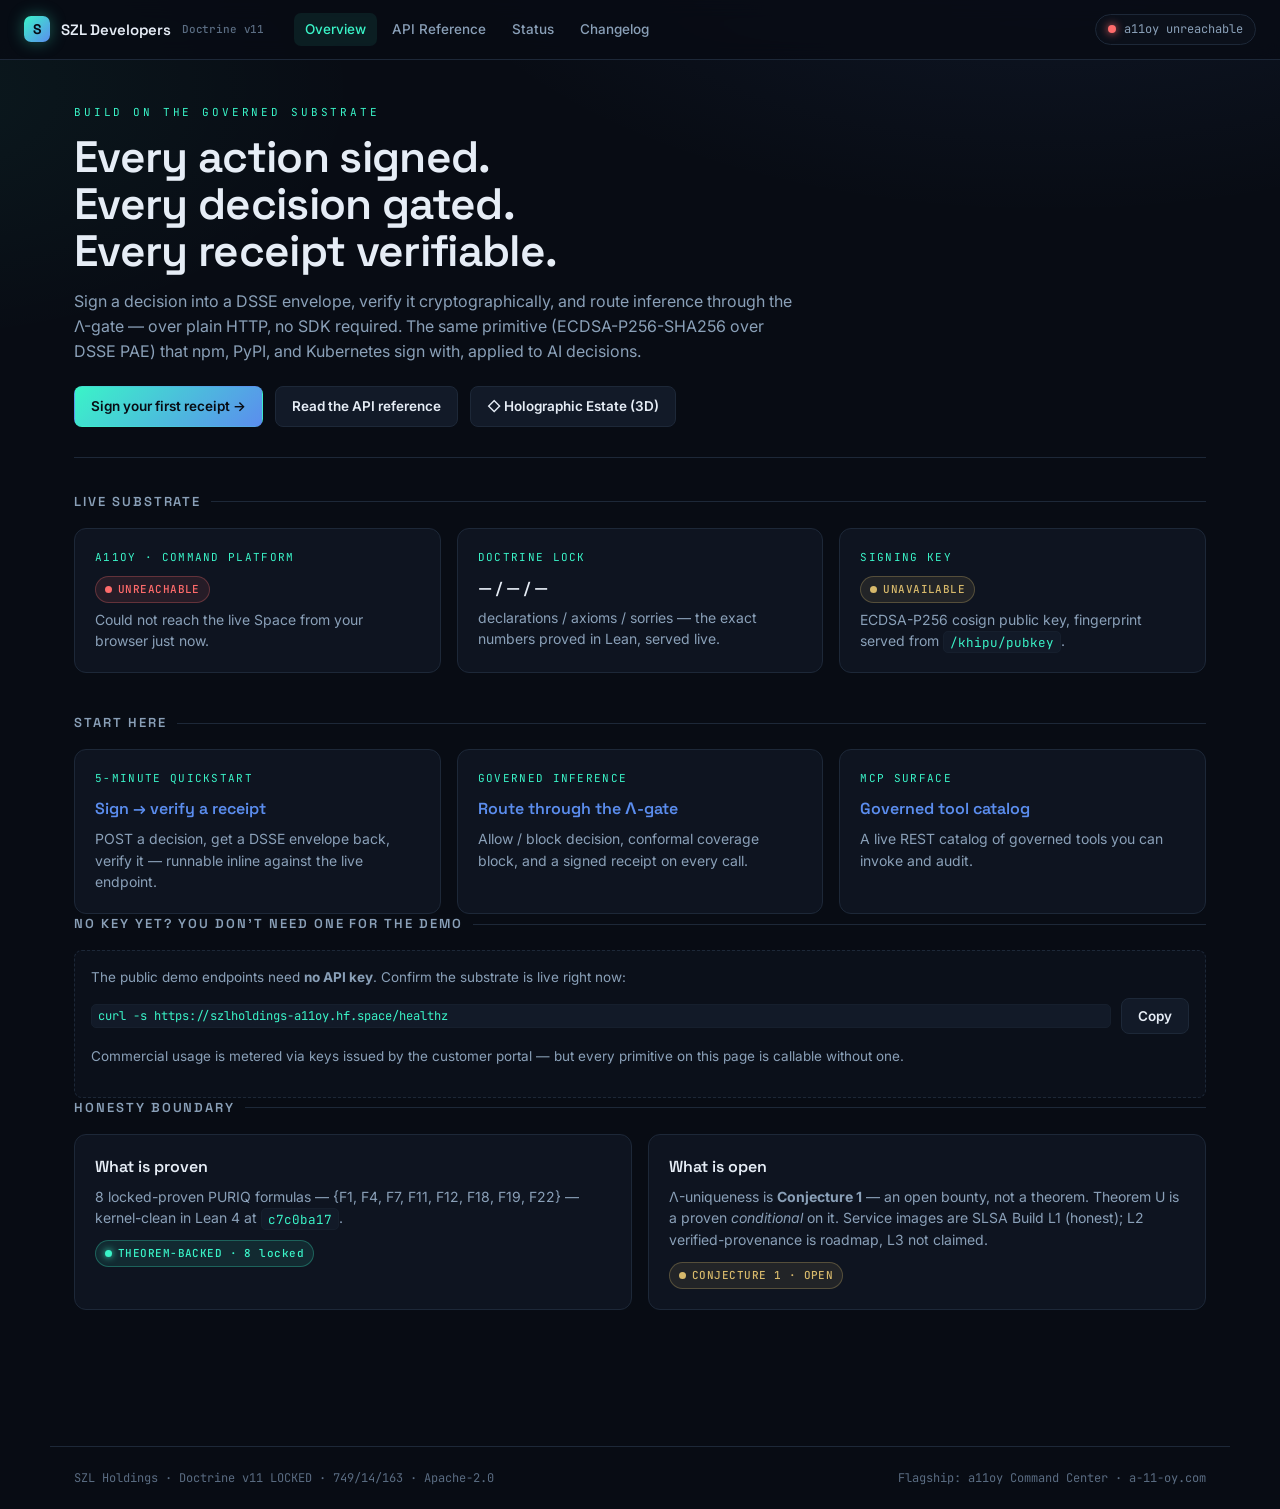
<file: site/index.html>
<!DOCTYPE html>
<html lang="en">
<head>
<meta charset="utf-8" />
<meta name="viewport" content="width=device-width, initial-scale=1" />
<title>SZL Developers — build on the governed substrate</title>
<meta name="description" content="Developer hub for SZL Holdings: signed decision receipts, governed inference, MCP tools. Every action signed, every decision gated, every receipt verifiable." />
<link rel="preconnect" href="https://fonts.googleapis.com" />
<link rel="preconnect" href="https://fonts.gstatic.com" crossorigin />
<link href="https://fonts.googleapis.com/css2?family=Space+Grotesk:wght@400;500;600;700&family=Inter:wght@400;500;600&family=JetBrains+Mono:wght@400;500&display=swap" rel="stylesheet" />
<link rel="stylesheet" href="assets/kanchay.css" />
</head>
<body>
<nav class="topbar">
  <span class="brand"><span class="mark">S</span> SZL Developers <small>Doctrine v11</small></span>
  <span class="topnav">
    <a href="index.html" class="active">Overview</a>
    <a href="reference.html">API Reference</a>
    <a href="status.html">Status</a>
    <a href="changelog.html">Changelog</a>
  </span>
  <span class="spacer"></span>
  <span class="statuspill checking" data-statuspill><span class="dot"></span><span data-statustext>checking…</span></span>
</nav>

<div class="wrap">
  <header class="hero">
    <p class="eyebrow">Build on the governed substrate</p>
    <h1>Every action signed.<br/>Every decision gated.<br/>Every receipt verifiable.</h1>
    <p class="lede">Sign a decision into a DSSE envelope, verify it cryptographically, and route inference through the Λ-gate — over plain HTTP, no SDK required. The same primitive (ECDSA-P256-SHA256 over DSSE PAE) that npm, PyPI, and Kubernetes sign with, applied to AI decisions.</p>
    <div style="display:flex; gap:12px; margin-top:22px; flex-wrap:wrap;">
      <a class="btn primary" href="reference.html#quickstart">Sign your first receipt →</a>
      <a class="btn ghost" href="reference.html">Read the API reference</a>
      <a class="btn ghost" href="https://szlholdings-a11oy.hf.space/holographic">◇ Holographic Estate (3D)</a>
    </div>
  </header>

  <!-- live substrate panel: status everywhere, optimistic + honest -->
  <p class="section-title">Live substrate</p>
  <div class="grid c3" style="margin-bottom:40px;">
    <div class="card">
      <div class="kicker">a11oy · command platform</div>
      <h3 id="m-a11oy">checking…</h3>
      <p id="m-a11oy-sub">Polling <code class="inline">/healthz</code> on the live Space.</p>
    </div>
    <div class="card">
      <div class="kicker">Doctrine lock</div>
      <h3 id="m-doctrine">— / — / —</h3>
      <p>declarations / axioms / sorries — the exact numbers proved in Lean, served live.</p>
    </div>
    <div class="card">
      <div class="kicker">Signing key</div>
      <h3 id="m-key">checking…</h3>
      <p>ECDSA-P256 cosign public key, fingerprint served from <code class="inline">/khipu/pubkey</code>.</p>
    </div>
  </div>

  <p class="section-title">Start here</p>
  <div class="grid c3">
    <a class="card link" href="reference.html#quickstart">
      <div class="kicker">5-minute quickstart</div>
      <h3>Sign → verify a receipt</h3>
      <p>POST a decision, get a DSSE envelope back, verify it — runnable inline against the live endpoint.</p>
    </a>
    <a class="card link" href="reference.html#govern">
      <div class="kicker">Governed inference</div>
      <h3>Route through the Λ-gate</h3>
      <p>Allow / block decision, conformal coverage block, and a signed receipt on every call.</p>
    </a>
    <a class="card link" href="reference.html#mcp">
      <div class="kicker">MCP surface</div>
      <h3>Governed tool catalog</h3>
      <p>A live REST catalog of governed tools you can invoke and audit.</p>
    </a>
  </div>

  <!-- empty-state-as-command (Vercel pattern): show the exact command, not a decorative blank -->
  <p class="section-title">No key yet? You don't need one for the demo</p>
  <div class="emptycmd">
    The public demo endpoints need <strong>no API key</strong>. Confirm the substrate is live right now:
    <div class="cmd">
      <code class="inline" id="curl-health">curl -s https://szlholdings-a11oy.hf.space/healthz</code>
      <button class="btn ghost" data-copy="#curl-health">Copy</button>
    </div>
    <p style="margin-top:12px;">Commercial usage is metered via keys issued by the customer portal — but every primitive on this page is callable without one.</p>
  </div>

  <p class="section-title">Honesty boundary</p>
  <div class="grid c2">
    <div class="card">
      <h3>What is proven</h3>
      <p style="margin-bottom:10px;">8 locked-proven PURIQ formulas — {F1, F4, F7, F11, F12, F18, F19, F22} — kernel-clean in Lean 4 at <code class="inline">c7c0ba17</code>.</p>
      <span class="badge green"><span class="dot"></span>THEOREM-BACKED · 8 locked</span>
    </div>
    <div class="card">
      <h3>What is open</h3>
      <p style="margin-bottom:10px;">Λ-uniqueness is <strong>Conjecture 1</strong> — an open bounty, not a theorem. Theorem U is a proven <em>conditional</em> on it. Service images are SLSA Build L1 (honest); L2 verified-provenance is roadmap, L3 not claimed.</p>
      <span class="badge gold"><span class="dot"></span>CONJECTURE 1 · OPEN</span>
    </div>
  </div>
</div>

<footer class="foot">
  <span>SZL Holdings · Doctrine v11 LOCKED · 749/14/163 · Apache-2.0</span>
  <span>Flagship: a11oy Command Center · a-11-oy.com</span>
</footer>

<script src="assets/app.js"></script>
<script>
  // copy buttons
  document.querySelectorAll("[data-copy]").forEach(b => b.addEventListener("click", () => {
    const t = document.querySelector(b.dataset.copy).textContent;
    navigator.clipboard?.writeText(t);
    const o = b.textContent; b.textContent = "Copied"; setTimeout(() => b.textContent = o, 1200);
  }));
  // reflect live health into the substrate panel (optimistic: cards say "checking…" first)
  document.addEventListener("szl:health", (e) => {
    const a = document.getElementById("m-a11oy"), as = document.getElementById("m-a11oy-sub"), d = document.getElementById("m-doctrine");
    if (e.detail.ok) {
      a.innerHTML = '<span class="badge green" style="font-size:13px;"><span class="dot"></span>LIVE</span> ' + e.detail.ms + 'ms';
      as.innerHTML = 'Responding on <code class="inline">/healthz</code> · commit ' + (e.detail.data.commit || '—');
      d.textContent = (e.detail.data.lock || "— / — / —").replace(/\//g, " / ");
    } else {
      a.innerHTML = '<span class="badge red"><span class="dot"></span>UNREACHABLE</span>';
      as.textContent = "Could not reach the live Space from your browser just now.";
    }
  });
  // signing key fingerprint (honest: shows the real served fingerprint)
  SZL.call("/khipu/pubkey").then(({ data, error }) => {
    const k = document.getElementById("m-key");
    if (error || !data) { k.innerHTML = '<span class="badge gold"><span class="dot"></span>UNAVAILABLE</span>'; return; }
    k.innerHTML = '<span class="badge green" style="font-size:12px;"><span class="dot"></span>' + (data.curve || 'P-256') + '</span>';
    document.getElementById("m-key").nextElementSibling.innerHTML =
      'Fingerprint <code class="inline" style="font-size:.8em;">' + (data.fingerprint_sha256 || '').slice(0, 24) + '…</code>';
  });
</script>
</body>
</html>
</file>
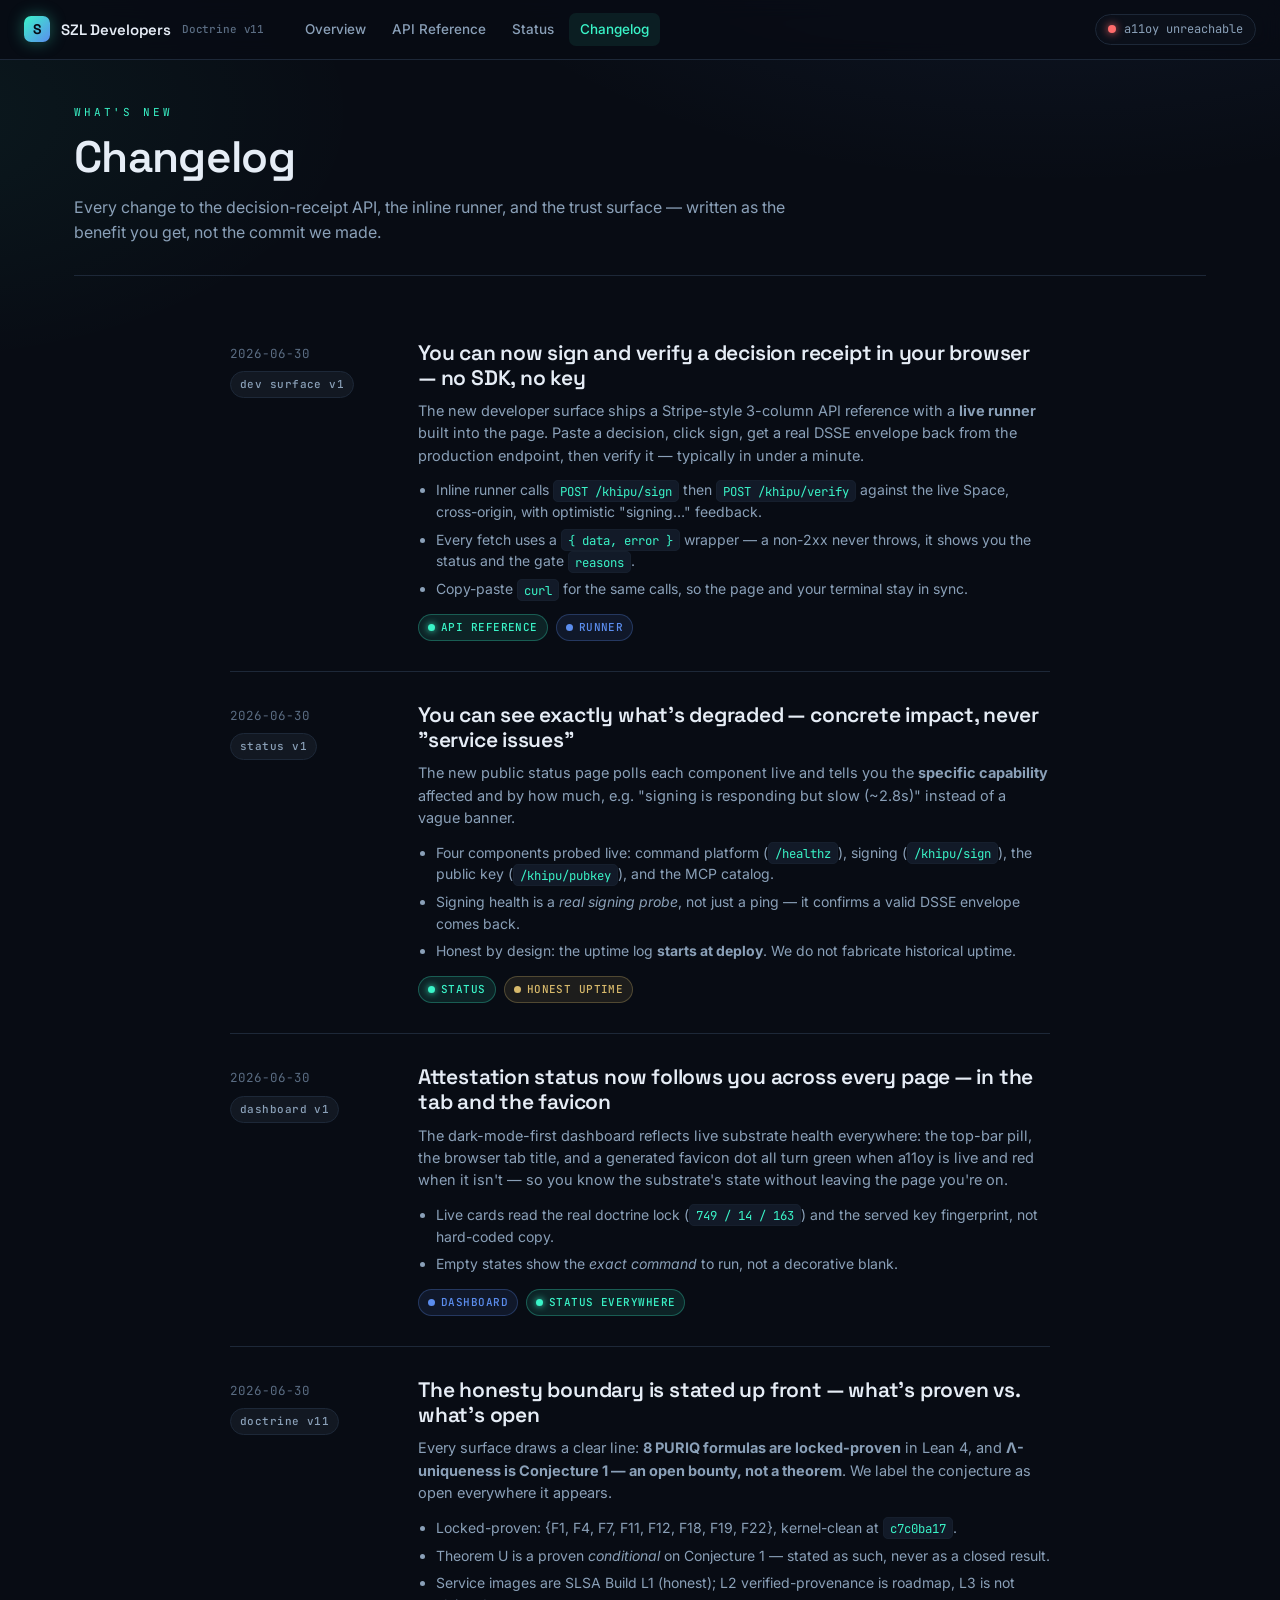
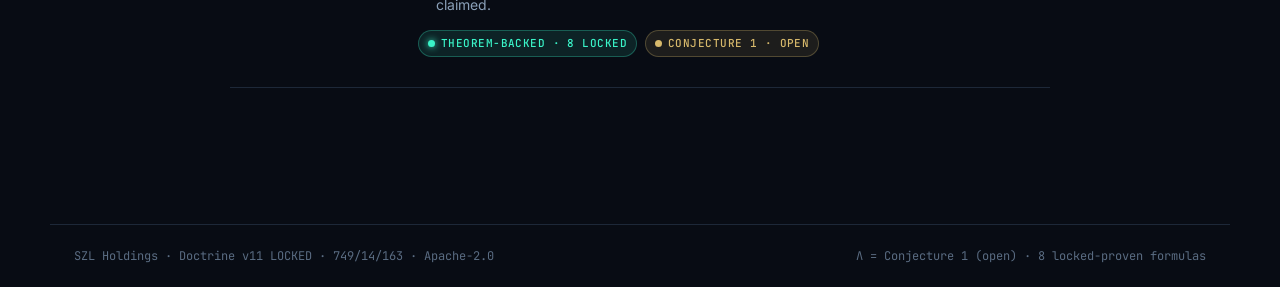
<file: site/changelog.html>
<!DOCTYPE html>
<html lang="en">
<head>
<meta charset="utf-8" />
<meta name="viewport" content="width=device-width, initial-scale=1" />
<title>Changelog — SZL Developers</title>
<meta name="description" content="What's new on the SZL governed substrate — user-benefit headlines for every change to the decision-receipt API, the runner, and the trust surface." />
<link rel="preconnect" href="https://fonts.googleapis.com" />
<link rel="preconnect" href="https://fonts.gstatic.com" crossorigin />
<link href="https://fonts.googleapis.com/css2?family=Space+Grotesk:wght@400;500;600;700&family=Inter:wght@400;500;600&family=JetBrains+Mono:wght@400;500&display=swap" rel="stylesheet" />
<link rel="stylesheet" href="assets/kanchay.css" />
<style>
  .cl { max-width: 820px; margin: 0 auto; }
  .entry { display: grid; grid-template-columns: 160px minmax(0,1fr); gap: 28px; padding: 30px 0; border-bottom: 1px solid var(--line); }
  .entry .when { font-family: var(--mono); font-size: 12.5px; color: var(--ink-faint); padding-top: 4px; }
  .entry .when .ver { display: inline-block; margin-top: 8px; }
  .entry h2 { font-family: var(--display); font-weight: 600; font-size: 21px; margin: 0 0 10px; letter-spacing: -.01em; line-height: 1.2; }
  .entry p { color: var(--ink-dim); font-size: 14.5px; margin: 0 0 12px; }
  .entry ul { margin: 10px 0 0; padding-left: 18px; color: var(--ink-dim); font-size: 14px; }
  .entry li { margin: 6px 0; }
  .entry li code { font-size: .88em; }
  .tags { display: flex; gap: 8px; flex-wrap: wrap; margin-top: 14px; }
  @media (max-width: 760px) { .entry { grid-template-columns: 1fr; gap: 8px; } .entry .when { display: flex; gap: 12px; align-items: center; } .entry .when .ver { margin-top: 0; } }
</style>
</head>
<body>
<nav class="topbar">
  <span class="brand"><span class="mark">S</span> SZL Developers <small>Doctrine v11</small></span>
  <span class="topnav">
    <a href="index.html">Overview</a>
    <a href="reference.html">API Reference</a>
    <a href="status.html">Status</a>
    <a href="changelog.html" class="active">Changelog</a>
  </span>
  <span class="spacer"></span>
  <span class="statuspill checking" data-statuspill><span class="dot"></span><span data-statustext>checking…</span></span>
</nav>

<div class="wrap">
  <header class="hero">
    <p class="eyebrow">What's new</p>
    <h1>Changelog</h1>
    <p class="lede">Every change to the decision-receipt API, the inline runner, and the trust surface — written as the benefit you get, not the commit we made.</p>
  </header>

  <div class="cl">

    <div class="entry">
      <div class="when">2026-06-30<span class="badge gray ver"><span class="dot"></span>dev surface v1</span></div>
      <div>
        <h2>You can now sign and verify a decision receipt in your browser — no SDK, no key</h2>
        <p>The new developer surface ships a Stripe-style 3-column API reference with a <strong>live runner</strong> built into the page. Paste a decision, click sign, get a real DSSE envelope back from the production endpoint, then verify it — typically in under a minute.</p>
        <ul>
          <li>Inline runner calls <code class="inline">POST /khipu/sign</code> then <code class="inline">POST /khipu/verify</code> against the live Space, cross-origin, with optimistic "signing…" feedback.</li>
          <li>Every fetch uses a <code class="inline">{ data, error }</code> wrapper — a non-2xx never throws, it shows you the status and the gate <code class="inline">reasons</code>.</li>
          <li>Copy-paste <code class="inline">curl</code> for the same calls, so the page and your terminal stay in sync.</li>
        </ul>
        <div class="tags">
          <span class="badge green"><span class="dot"></span>API REFERENCE</span>
          <span class="badge blue"><span class="dot"></span>RUNNER</span>
        </div>
      </div>
    </div>

    <div class="entry">
      <div class="when">2026-06-30<span class="badge gray ver"><span class="dot"></span>status v1</span></div>
      <div>
        <h2>You can see exactly what's degraded — concrete impact, never "service issues"</h2>
        <p>The new public status page polls each component live and tells you the <strong>specific capability</strong> affected and by how much, e.g. "signing is responding but slow (~2.8s)" instead of a vague banner.</p>
        <ul>
          <li>Four components probed live: command platform (<code class="inline">/healthz</code>), signing (<code class="inline">/khipu/sign</code>), the public key (<code class="inline">/khipu/pubkey</code>), and the MCP catalog.</li>
          <li>Signing health is a <em>real signing probe</em>, not just a ping — it confirms a valid DSSE envelope comes back.</li>
          <li>Honest by design: the uptime log <strong>starts at deploy</strong>. We do not fabricate historical uptime.</li>
        </ul>
        <div class="tags">
          <span class="badge green"><span class="dot"></span>STATUS</span>
          <span class="badge gold"><span class="dot"></span>HONEST UPTIME</span>
        </div>
      </div>
    </div>

    <div class="entry">
      <div class="when">2026-06-30<span class="badge gray ver"><span class="dot"></span>dashboard v1</span></div>
      <div>
        <h2>Attestation status now follows you across every page — in the tab and the favicon</h2>
        <p>The dark-mode-first dashboard reflects live substrate health everywhere: the top-bar pill, the browser tab title, and a generated favicon dot all turn green when a11oy is live and red when it isn't — so you know the substrate's state without leaving the page you're on.</p>
        <ul>
          <li>Live cards read the real doctrine lock (<code class="inline">749 / 14 / 163</code>) and the served key fingerprint, not hard-coded copy.</li>
          <li>Empty states show the <em>exact command</em> to run, not a decorative blank.</li>
        </ul>
        <div class="tags">
          <span class="badge blue"><span class="dot"></span>DASHBOARD</span>
          <span class="badge green"><span class="dot"></span>STATUS EVERYWHERE</span>
        </div>
      </div>
    </div>

    <div class="entry">
      <div class="when">2026-06-30<span class="badge gray ver"><span class="dot"></span>doctrine v11</span></div>
      <div>
        <h2>The honesty boundary is stated up front — what's proven vs. what's open</h2>
        <p>Every surface draws a clear line: <strong>8 PURIQ formulas are locked-proven</strong> in Lean 4, and <strong>Λ-uniqueness is Conjecture 1 — an open bounty, not a theorem</strong>. We label the conjecture as open everywhere it appears.</p>
        <ul>
          <li>Locked-proven: {F1, F4, F7, F11, F12, F18, F19, F22}, kernel-clean at <code class="inline">c7c0ba17</code>.</li>
          <li>Theorem U is a proven <em>conditional</em> on Conjecture 1 — stated as such, never as a closed result.</li>
          <li>Service images are SLSA Build L1 (honest); L2 verified-provenance is roadmap, L3 is not claimed.</li>
        </ul>
        <div class="tags">
          <span class="badge green"><span class="dot"></span>THEOREM-BACKED · 8 LOCKED</span>
          <span class="badge gold"><span class="dot"></span>CONJECTURE 1 · OPEN</span>
        </div>
      </div>
    </div>

  </div>
</div>

<footer class="foot">
  <span>SZL Holdings · Doctrine v11 LOCKED · 749/14/163 · Apache-2.0</span>
  <span>Λ = Conjecture 1 (open) · 8 locked-proven formulas</span>
</footer>

<script src="assets/app.js"></script>
</body>
</html>
</file>
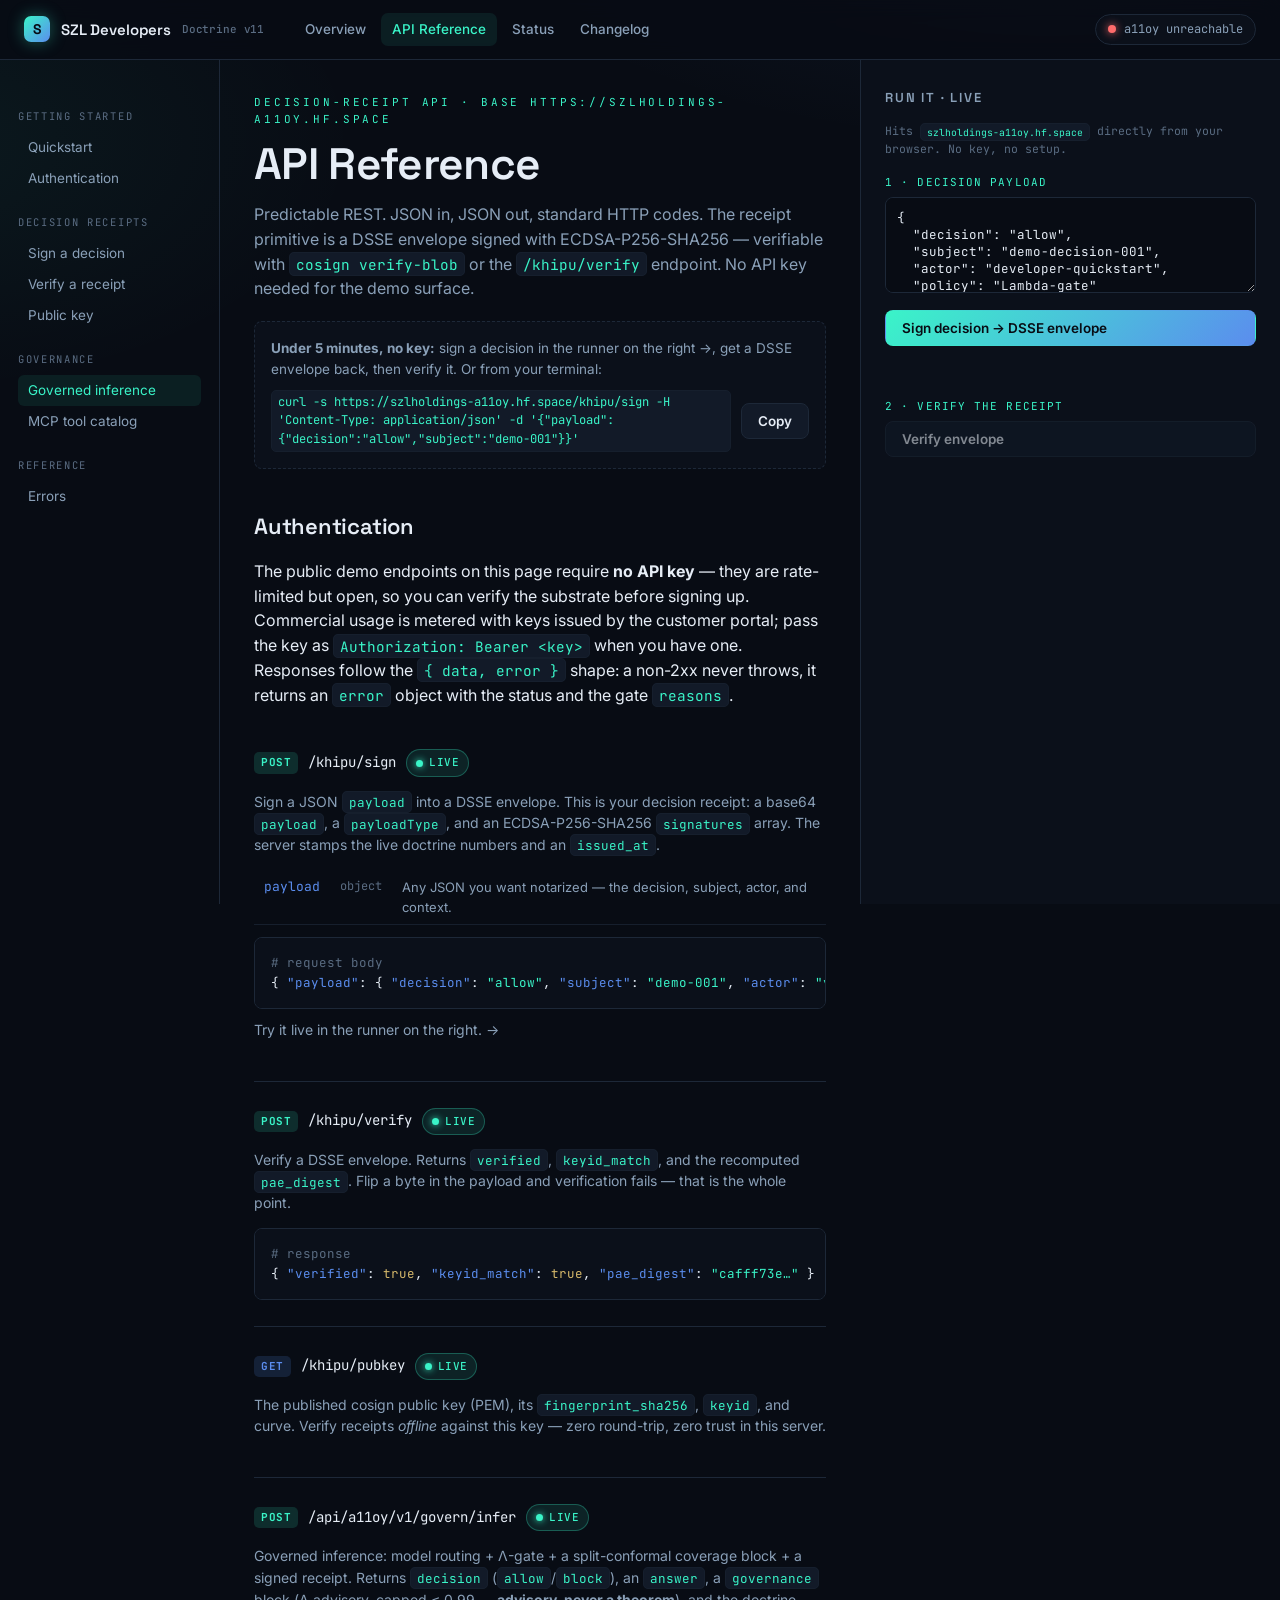
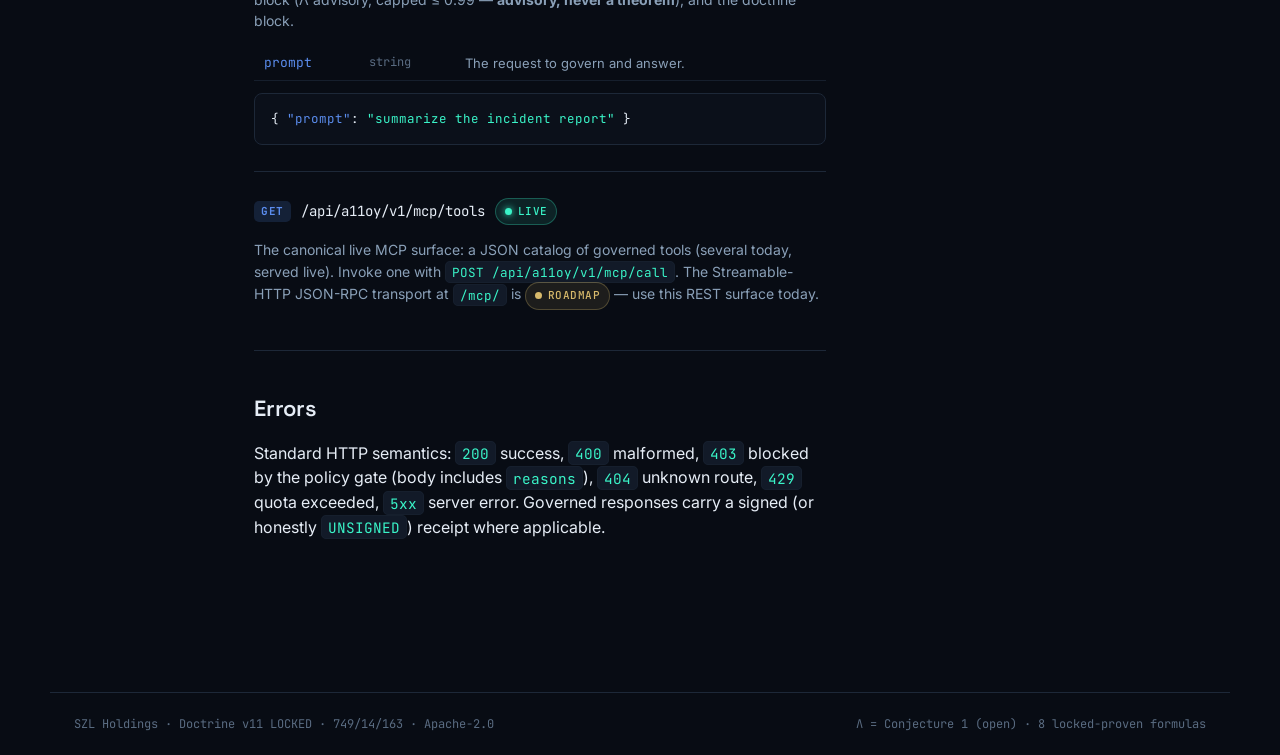
<file: site/reference.html>
<!DOCTYPE html>
<html lang="en">
<head>
<meta charset="utf-8" />
<meta name="viewport" content="width=device-width, initial-scale=1" />
<title>API Reference — SZL Developers</title>
<meta name="description" content="SZL decision-receipt API: sign a decision into a DSSE envelope and verify it, runnable inline against the live a11oy endpoint." />
<link rel="preconnect" href="https://fonts.googleapis.com" />
<link rel="preconnect" href="https://fonts.gstatic.com" crossorigin />
<link href="https://fonts.googleapis.com/css2?family=Space+Grotesk:wght@400;500;600;700&family=Inter:wght@400;500;600&family=JetBrains+Mono:wght@400;500&display=swap" rel="stylesheet" />
<link rel="stylesheet" href="assets/kanchay.css" />
<style>
  /* Stripe 3-column: sidebar nav · content · interactive runner */
  .ref { display: grid; grid-template-columns: 220px minmax(0,1fr) 420px; gap: 0; max-width: 1320px; margin: 0 auto; }
  .ref-nav { position: sticky; top: 56px; align-self: start; height: calc(100dvh - 56px); overflow-y: auto; padding: 28px 18px 40px; border-right: 1px solid var(--line); }
  .ref-nav .grp { font-family: var(--mono); font-size: 10.5px; letter-spacing: .16em; text-transform: uppercase; color: var(--ink-faint); margin: 20px 0 8px; }
  .ref-nav a { display: block; color: var(--ink-dim); font-size: 13.5px; padding: 5px 10px; border-radius: 6px; }
  .ref-nav a:hover { color: var(--ink); background: var(--panel-2); text-decoration: none; }
  .ref-nav a.active { color: var(--proof); background: rgba(58,244,200,.08); }
  .ref-main { padding: 34px 34px 96px; min-width: 0; }
  .ref-run { position: sticky; top: 56px; align-self: start; height: calc(100dvh - 56px); overflow-y: auto; padding: 28px 24px 40px; border-left: 1px solid var(--line); background: var(--panel-3); }
  .ep { border-bottom: 1px solid var(--line); padding: 26px 0; }
  .ep:first-of-type { padding-top: 8px; }
  .ep .sig { display: flex; align-items: center; gap: 10px; font-family: var(--mono); font-size: 14px; margin-bottom: 8px; flex-wrap: wrap; }
  .ep .sig .path { color: var(--ink); }
  .ep p { color: var(--ink-dim); font-size: 14px; }
  .params { width: 100%; border-collapse: collapse; margin: 12px 0; font-size: 13px; }
  .params td { padding: 7px 10px; border-bottom: 1px solid var(--line-soft); vertical-align: top; }
  .params td:first-child { font-family: var(--mono); color: var(--lattice); white-space: nowrap; }
  .params td:nth-child(2) { font-family: var(--mono); color: var(--ink-faint); font-size: 12px; }
  .params td:last-child { color: var(--ink-dim); }
  .runner-label { font-family: var(--display); font-weight: 600; font-size: 13px; letter-spacing: .14em; text-transform: uppercase; color: var(--ink-dim); margin-bottom: 14px; }
  .runner textarea { width: 100%; min-height: 96px; background: var(--void); border: 1px solid var(--line); border-radius: 8px; color: var(--ink); font-family: var(--mono); font-size: 12.5px; padding: 11px; resize: vertical; }
  .runner .step { margin: 16px 0 6px; font-family: var(--mono); font-size: 11px; letter-spacing: .1em; text-transform: uppercase; color: var(--proof); }
  .runner .out { min-height: 30px; }
  .runner .meta { font-family: var(--mono); font-size: 11.5px; color: var(--ink-faint); margin: 6px 0; }
  .ticker { font-family: var(--mono); font-size: 12px; color: var(--ink-dim); display: flex; align-items: center; gap: 8px; }
  .ticker .spin { width: 9px; height: 9px; border-radius: 50%; background: var(--info); animation: pulse 1s infinite; }
  @media (max-width: 1100px) { .ref { grid-template-columns: 1fr; } .ref-nav, .ref-run { position: static; height: auto; border: none; } .ref-run { border-top: 1px solid var(--line); } }
</style>
</head>
<body>
<nav class="topbar">
  <span class="brand"><span class="mark">S</span> SZL Developers <small>Doctrine v11</small></span>
  <span class="topnav">
    <a href="index.html">Overview</a>
    <a href="reference.html" class="active">API Reference</a>
    <a href="status.html">Status</a>
    <a href="changelog.html">Changelog</a>
  </span>
  <span class="spacer"></span>
  <span class="statuspill checking" data-statuspill><span class="dot"></span><span data-statustext>checking…</span></span>
</nav>

<div class="ref">
  <!-- column 1: nav -->
  <aside class="ref-nav">
    <div class="grp">Getting started</div>
    <a href="#quickstart" class="active">Quickstart</a>
    <a href="#auth">Authentication</a>
    <div class="grp">Decision receipts</div>
    <a href="#sign">Sign a decision</a>
    <a href="#verify">Verify a receipt</a>
    <a href="#pubkey">Public key</a>
    <div class="grp">Governance</div>
    <a href="#govern">Governed inference</a>
    <a href="#mcp">MCP tool catalog</a>
    <div class="grp">Reference</div>
    <a href="#errors">Errors</a>
  </aside>

  <!-- column 2: content -->
  <main class="ref-main">
    <p class="eyebrow" id="quickstart">Decision-receipt API · base https://szlholdings-a11oy.hf.space</p>
    <h1>API Reference</h1>
    <p class="lede">Predictable REST. JSON in, JSON out, standard HTTP codes. The receipt primitive is a DSSE envelope signed with ECDSA-P256-SHA256 — verifiable with <code class="inline">cosign verify-blob</code> or the <code class="inline">/khipu/verify</code> endpoint. No API key needed for the demo surface.</p>

    <div class="emptycmd" style="margin-top:20px;">
      <strong>Under 5 minutes, no key:</strong> sign a decision in the runner on the right →, get a DSSE envelope back, then verify it. Or from your terminal:
      <div class="cmd"><code class="inline" id="qs-curl">curl -s https://szlholdings-a11oy.hf.space/khipu/sign -H 'Content-Type: application/json' -d '{"payload":{"decision":"allow","subject":"demo-001"}}'</code><button class="btn ghost" data-copy="#qs-curl">Copy</button></div>
    </div>

    <h2 id="auth">Authentication</h2>
    <p>The public demo endpoints on this page require <strong>no API key</strong> — they are rate-limited but open, so you can verify the substrate before signing up. Commercial usage is metered with keys issued by the customer portal; pass the key as <code class="inline">Authorization: Bearer &lt;key&gt;</code> when you have one. Responses follow the <code class="inline">{ data, error }</code> shape: a non-2xx never throws, it returns an <code class="inline">error</code> object with the status and the gate <code class="inline">reasons</code>.</p>

    <div class="ep" id="sign">
      <div class="sig"><span class="method post">POST</span> <span class="path">/khipu/sign</span> <span class="badge green"><span class="dot"></span>LIVE</span></div>
      <p>Sign a JSON <code class="inline">payload</code> into a DSSE envelope. This is your decision receipt: a base64 <code class="inline">payload</code>, a <code class="inline">payloadType</code>, and an ECDSA-P256-SHA256 <code class="inline">signatures</code> array. The server stamps the live doctrine numbers and an <code class="inline">issued_at</code>.</p>
      <table class="params">
        <tr><td>payload</td><td>object</td><td>Any JSON you want notarized — the decision, subject, actor, and context.</td></tr>
      </table>
      <pre><span class="c-com"># request body</span>
{ <span class="c-key">"payload"</span>: { <span class="c-key">"decision"</span>: <span class="c-str">"allow"</span>, <span class="c-key">"subject"</span>: <span class="c-str">"demo-001"</span>, <span class="c-key">"actor"</span>: <span class="c-str">"you"</span> } }</pre>
      <p style="margin-top:10px;">Try it live in the runner on the right. →</p>
    </div>

    <div class="ep" id="verify">
      <div class="sig"><span class="method post">POST</span> <span class="path">/khipu/verify</span> <span class="badge green"><span class="dot"></span>LIVE</span></div>
      <p>Verify a DSSE envelope. Returns <code class="inline">verified</code>, <code class="inline">keyid_match</code>, and the recomputed <code class="inline">pae_digest</code>. Flip a byte in the payload and verification fails — that is the whole point.</p>
      <pre><span class="c-com"># response</span>
{ <span class="c-key">"verified"</span>: <span class="c-num">true</span>, <span class="c-key">"keyid_match"</span>: <span class="c-num">true</span>, <span class="c-key">"pae_digest"</span>: <span class="c-str">"cafff73e…"</span> }</pre>
    </div>

    <div class="ep" id="pubkey">
      <div class="sig"><span class="method get">GET</span> <span class="path">/khipu/pubkey</span> <span class="badge green"><span class="dot"></span>LIVE</span></div>
      <p>The published cosign public key (PEM), its <code class="inline">fingerprint_sha256</code>, <code class="inline">keyid</code>, and curve. Verify receipts <em>offline</em> against this key — zero round-trip, zero trust in this server.</p>
    </div>

    <div class="ep" id="govern">
      <div class="sig"><span class="method post">POST</span> <span class="path">/api/a11oy/v1/govern/infer</span> <span class="badge green"><span class="dot"></span>LIVE</span></div>
      <p>Governed inference: model routing + Λ-gate + a split-conformal coverage block + a signed receipt. Returns <code class="inline">decision</code> (<code class="inline">allow</code>/<code class="inline">block</code>), an <code class="inline">answer</code>, a <code class="inline">governance</code> block (Λ advisory, capped ≤ 0.99 — <strong>advisory, never a theorem</strong>), and the doctrine block.</p>
      <table class="params">
        <tr><td>prompt</td><td>string</td><td>The request to govern and answer.</td></tr>
      </table>
      <pre>{ <span class="c-key">"prompt"</span>: <span class="c-str">"summarize the incident report"</span> }</pre>
    </div>

    <div class="ep" id="mcp">
      <div class="sig"><span class="method get">GET</span> <span class="path">/api/a11oy/v1/mcp/tools</span> <span class="badge green"><span class="dot"></span>LIVE</span></div>
      <p>The canonical live MCP surface: a JSON catalog of governed tools (<span id="mcp-count">several</span> today, served live). Invoke one with <code class="inline">POST /api/a11oy/v1/mcp/call</code>. The Streamable-HTTP JSON-RPC transport at <code class="inline">/mcp/</code> is <span class="badge gold"><span class="dot"></span>ROADMAP</span> — use this REST surface today.</p>
    </div>

    <h2 id="errors">Errors</h2>
    <p>Standard HTTP semantics: <code class="inline">200</code> success, <code class="inline">400</code> malformed, <code class="inline">403</code> blocked by the policy gate (body includes <code class="inline">reasons</code>), <code class="inline">404</code> unknown route, <code class="inline">429</code> quota exceeded, <code class="inline">5xx</code> server error. Governed responses carry a signed (or honestly <code class="inline">UNSIGNED</code>) receipt where applicable.</p>
  </main>

  <!-- column 3: interactive runner (Stripe inline runner + Resend {data,error} + optimistic UI) -->
  <aside class="ref-run">
    <div class="runner">
      <div class="runner-label">Run it · live</div>
      <p class="meta">Hits <code class="inline" style="font-size:.85em;">szlholdings-a11oy.hf.space</code> directly from your browser. No key, no setup.</p>

      <div class="step">1 · decision payload</div>
      <textarea id="payload">{
  "decision": "allow",
  "subject": "demo-decision-001",
  "actor": "developer-quickstart",
  "policy": "Lambda-gate"
}</textarea>
      <button class="btn primary" id="btn-sign" style="margin-top:10px; width:100%;">Sign decision → DSSE envelope</button>
      <div class="meta" id="sign-meta"></div>
      <div class="out" id="sign-out"></div>

      <div class="step">2 · verify the receipt</div>
      <button class="btn ghost" id="btn-verify" style="width:100%;" disabled>Verify envelope</button>
      <div class="meta" id="verify-meta"></div>
      <div class="out" id="verify-out"></div>
    </div>
  </aside>
</div>

<footer class="foot">
  <span>SZL Holdings · Doctrine v11 LOCKED · 749/14/163 · Apache-2.0</span>
  <span>Λ = Conjecture 1 (open) · 8 locked-proven formulas</span>
</footer>

<script src="assets/app.js"></script>
<script>
  document.querySelectorAll("[data-copy]").forEach(b => b.addEventListener("click", () => {
    navigator.clipboard?.writeText(document.querySelector(b.dataset.copy).textContent);
    const o = b.textContent; b.textContent = "Copied"; setTimeout(() => b.textContent = o, 1200);
  }));

  // live MCP tool count (honest: reads the real catalog)
  SZL.call("/api/a11oy/v1/mcp/tools").then(({ data }) => {
    if (data && data.count) document.getElementById("mcp-count").textContent = data.count + " governed tools";
  });

  let lastEnvelope = null;
  const signBtn = document.getElementById("btn-sign");
  const verifyBtn = document.getElementById("btn-verify");

  signBtn.addEventListener("click", async () => {
    let payload;
    try { payload = JSON.parse(document.getElementById("payload").value); }
    catch { document.getElementById("sign-out").innerHTML = '<span class="badge red"><span class="dot"></span>invalid JSON</span>'; return; }

    // optimistic UI (F8): show "signing…" immediately
    signBtn.disabled = true;
    document.getElementById("sign-meta").innerHTML = '<span class="ticker"><span class="spin"></span>signing… ECDSA-P256 over DSSE PAE</span>';
    document.getElementById("sign-out").innerHTML = "";

    const { data, error, status, ms } = await SZL.call("/khipu/sign", { method: "POST", body: { payload } });
    signBtn.disabled = false;
    if (error) {
      document.getElementById("sign-meta").innerHTML = '<span class="badge red"><span class="dot"></span>HTTP ' + status + '</span>';
      document.getElementById("sign-out").innerHTML = '<pre>' + SZL.hjson(error.body) + '</pre>';
      return;
    }
    lastEnvelope = data.dsse || data.envelope;
    document.getElementById("sign-meta").innerHTML = '<span class="badge green"><span class="dot"></span>✓ signed · HTTP ' + status + ' · ' + ms + 'ms</span>';
    document.getElementById("sign-out").innerHTML = '<pre>' + SZL.hjson({
      payloadType: lastEnvelope.payloadType,
      _pae_sha256: lastEnvelope._pae_sha256,
      signatures: lastEnvelope.signatures,
      signed: lastEnvelope.signed,
    }) + '</pre>';
    verifyBtn.disabled = false;
  });

  verifyBtn.addEventListener("click", async () => {
    if (!lastEnvelope) return;
    verifyBtn.disabled = true;
    document.getElementById("verify-meta").innerHTML = '<span class="ticker"><span class="spin"></span>recomputing PAE + checking signature…</span>';
    document.getElementById("verify-out").innerHTML = "";
    const { data, error, status, ms } = await SZL.call("/khipu/verify", { method: "POST", body: lastEnvelope });
    verifyBtn.disabled = false;
    if (error) {
      document.getElementById("verify-meta").innerHTML = '<span class="badge red"><span class="dot"></span>HTTP ' + status + '</span>';
      document.getElementById("verify-out").innerHTML = '<pre>' + SZL.hjson(error.body) + '</pre>';
      return;
    }
    const ok = data.verified === true;
    document.getElementById("verify-meta").innerHTML = ok
      ? '<span class="badge green"><span class="dot"></span>✓ verified · HTTP ' + status + ' · ' + ms + 'ms</span>'
      : '<span class="badge red"><span class="dot"></span>NOT verified</span>';
    document.getElementById("verify-out").innerHTML = '<pre>' + SZL.hjson({
      verified: data.verified, keyid_match: data.keyid_match, pae_digest: data.pae_digest,
    }) + '</pre>';
  });

  // scrollspy for the nav
  const links = [...document.querySelectorAll(".ref-nav a")];
  const obs = new IntersectionObserver((es) => {
    es.forEach(e => { if (e.isIntersecting) {
      links.forEach(l => l.classList.toggle("active", l.getAttribute("href") === "#" + e.target.id));
    }});
  }, { rootMargin: "-20% 0px -70% 0px" });
  document.querySelectorAll(".ref-main [id]").forEach(s => obs.observe(s));
</script>
</body>
</html>
</file>
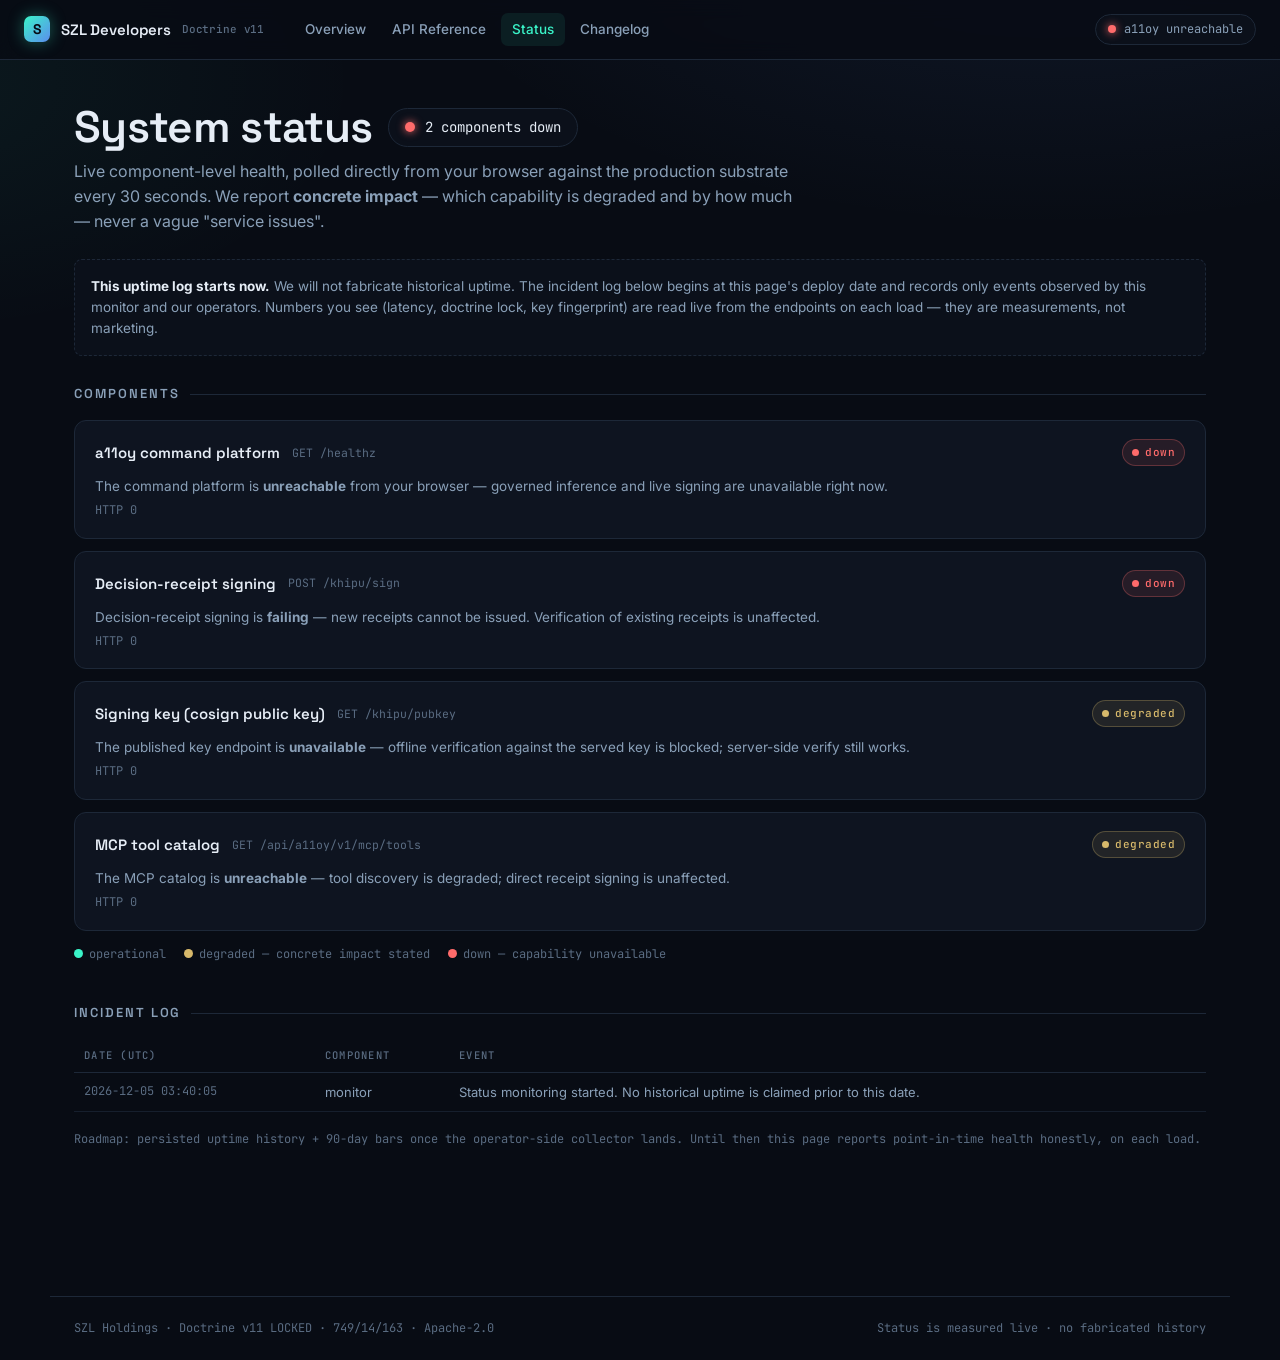
<file: site/status.html>
<!DOCTYPE html>
<html lang="en">
<head>
<meta charset="utf-8" />
<meta name="viewport" content="width=device-width, initial-scale=1" />
<title>Status — SZL Developers</title>
<meta name="description" content="Live component-level health for the SZL governed substrate: a11oy health, the signing key, the MCP catalog, and the decision-receipt API. Concrete impact, no vague 'service issues'." />
<link rel="preconnect" href="https://fonts.googleapis.com" />
<link rel="preconnect" href="https://fonts.gstatic.com" crossorigin />
<link href="https://fonts.googleapis.com/css2?family=Space+Grotesk:wght@400;500;600;700&family=Inter:wght@400;500;600&family=JetBrains+Mono:wght@400;500&display=swap" rel="stylesheet" />
<link rel="stylesheet" href="assets/kanchay.css" />
<style>
  .status-hd { display: flex; align-items: center; gap: 16px; flex-wrap: wrap; margin-bottom: 8px; }
  .status-hd h1 { margin: 0; }
  .overall { display: inline-flex; align-items: center; gap: 10px; font-family: var(--mono); font-size: 14px; padding: 8px 16px; border-radius: 999px; border: 1px solid var(--line); background: var(--panel-3); }
  .overall .dot { width: 10px; height: 10px; border-radius: 50%; background: var(--ink-faint); }
  .overall.ok .dot { background: var(--ok); box-shadow: 0 0 9px var(--ok); }
  .overall.down .dot { background: var(--down); box-shadow: 0 0 9px var(--down); }
  .overall.checking .dot { background: var(--info); animation: pulse 1.1s infinite; }
  .comp { border: 1px solid var(--line); border-radius: var(--radius); background: var(--panel); margin: 12px 0; padding: 18px 20px; }
  .comp-top { display: flex; align-items: center; gap: 12px; flex-wrap: wrap; }
  .comp-name { font-family: var(--display); font-weight: 600; font-size: 15px; }
  .comp-route { font-family: var(--mono); font-size: 11.5px; color: var(--ink-faint); }
  .comp-spacer { flex: 1; }
  .comp-impact { color: var(--ink-dim); font-size: 13.5px; margin-top: 10px; min-height: 18px; }
  .comp-metric { font-family: var(--mono); font-size: 12px; color: var(--ink-faint); margin-top: 4px; }
  .uptime-note { background: var(--panel-3); border: 1px dashed var(--line); border-radius: var(--radius-sm); padding: 16px; color: var(--ink-dim); font-size: 13.5px; margin: 8px 0 28px; }
  .uptime-note strong { color: var(--ink); }
  .log { width: 100%; border-collapse: collapse; font-size: 13px; margin-top: 10px; }
  .log th { text-align: left; font-family: var(--mono); font-size: 10.5px; letter-spacing: .12em; text-transform: uppercase; color: var(--ink-faint); padding: 8px 10px; border-bottom: 1px solid var(--line); font-weight: 500; }
  .log td { padding: 9px 10px; border-bottom: 1px solid var(--line-soft); color: var(--ink-dim); vertical-align: top; }
  .log td:first-child { font-family: var(--mono); font-size: 12px; color: var(--ink-faint); white-space: nowrap; }
  .legend { display: flex; gap: 18px; flex-wrap: wrap; font-size: 12px; color: var(--ink-faint); margin-top: 14px; font-family: var(--mono); }
  .legend span { display: inline-flex; align-items: center; gap: 6px; }
  .legend i { width: 9px; height: 9px; border-radius: 50%; display: inline-block; }
</style>
</head>
<body>
<nav class="topbar">
  <span class="brand"><span class="mark">S</span> SZL Developers <small>Doctrine v11</small></span>
  <span class="topnav">
    <a href="index.html">Overview</a>
    <a href="reference.html">API Reference</a>
    <a href="status.html" class="active">Status</a>
    <a href="changelog.html">Changelog</a>
  </span>
  <span class="spacer"></span>
  <span class="statuspill checking" data-statuspill><span class="dot"></span><span data-statustext>checking…</span></span>
</nav>

<div class="wrap">
  <div class="status-hd">
    <h1>System status</h1>
    <span class="overall checking" id="overall"><span class="dot"></span><span id="overall-txt">checking components…</span></span>
  </div>
  <p class="lede" style="margin-bottom:26px;">Live component-level health, polled directly from your browser against the production substrate every 30 seconds. We report <strong>concrete impact</strong> — which capability is degraded and by how much — never a vague "service issues".</p>

  <div class="uptime-note">
    <strong>This uptime log starts now.</strong> We will not fabricate historical uptime. The incident log below begins at this page's deploy date and records only events observed by this monitor and our operators. Numbers you see (latency, doctrine lock, key fingerprint) are read live from the endpoints on each load — they are measurements, not marketing.
  </div>

  <p class="section-title">Components</p>

  <div class="comp" id="c-a11oy">
    <div class="comp-top">
      <span class="comp-name">a11oy command platform</span>
      <span class="comp-route">GET /healthz</span>
      <span class="comp-spacer"></span>
      <span class="badge gray" id="c-a11oy-badge"><span class="dot"></span>checking…</span>
    </div>
    <div class="comp-impact" id="c-a11oy-impact">Polling the live Space…</div>
    <div class="comp-metric" id="c-a11oy-metric"></div>
  </div>

  <div class="comp" id="c-sign">
    <div class="comp-top">
      <span class="comp-name">Decision-receipt signing</span>
      <span class="comp-route">POST /khipu/sign</span>
      <span class="comp-spacer"></span>
      <span class="badge gray" id="c-sign-badge"><span class="dot"></span>checking…</span>
    </div>
    <div class="comp-impact" id="c-sign-impact">Signing a probe payload into a DSSE envelope…</div>
    <div class="comp-metric" id="c-sign-metric"></div>
  </div>

  <div class="comp" id="c-key">
    <div class="comp-top">
      <span class="comp-name">Signing key (cosign public key)</span>
      <span class="comp-route">GET /khipu/pubkey</span>
      <span class="comp-spacer"></span>
      <span class="badge gray" id="c-key-badge"><span class="dot"></span>checking…</span>
    </div>
    <div class="comp-impact" id="c-key-impact">Fetching the published ECDSA-P256 key…</div>
    <div class="comp-metric" id="c-key-metric"></div>
  </div>

  <div class="comp" id="c-mcp">
    <div class="comp-top">
      <span class="comp-name">MCP tool catalog</span>
      <span class="comp-route">GET /api/a11oy/v1/mcp/tools</span>
      <span class="comp-spacer"></span>
      <span class="badge gray" id="c-mcp-badge"><span class="dot"></span>checking…</span>
    </div>
    <div class="comp-impact" id="c-mcp-impact">Reading the governed tool catalog…</div>
    <div class="comp-metric" id="c-mcp-metric"></div>
  </div>

  <div class="legend">
    <span><i style="background:var(--ok);"></i> operational</span>
    <span><i style="background:var(--warn);"></i> degraded — concrete impact stated</span>
    <span><i style="background:var(--down);"></i> down — capability unavailable</span>
  </div>

  <p class="section-title" style="margin-top:40px;">Incident log</p>
  <table class="log">
    <thead><tr><th>Date (UTC)</th><th>Component</th><th>Event</th></tr></thead>
    <tbody id="log-body">
      <tr><td id="log-start">—</td><td>monitor</td><td>Status monitoring started. No historical uptime is claimed prior to this date.</td></tr>
    </tbody>
  </table>

  <p class="comp-metric" style="margin-top:18px;">Roadmap: persisted uptime history + 90-day bars once the operator-side collector lands. Until then this page reports point-in-time health honestly, on each load.</p>
</div>

<footer class="foot">
  <span>SZL Holdings · Doctrine v11 LOCKED · 749/14/163 · Apache-2.0</span>
  <span>Status is measured live · no fabricated history</span>
</footer>

<script src="assets/app.js"></script>
<script>
  // record the page-load time as the honest "monitoring started" anchor
  document.getElementById("log-start").textContent = new Date().toISOString().replace("T", " ").slice(0, 19);

  function setComp(id, state, impact, metric) {
    const badge = document.getElementById("c-" + id + "-badge");
    const cls = state === "ok" ? "green" : state === "warn" ? "gold" : state === "down" ? "red" : "gray";
    const label = state === "ok" ? "operational" : state === "warn" ? "degraded" : state === "down" ? "down" : "checking…";
    badge.className = "badge " + cls;
    badge.innerHTML = '<span class="dot"></span>' + label;
    document.getElementById("c-" + id + "-impact").innerHTML = impact;
    document.getElementById("c-" + id + "-metric").textContent = metric || "";
  }

  // latency → degraded thresholds give CONCRETE impact, not "service issues"
  function latencyImpact(name, ms) {
    if (ms > 2500) return { state: "warn", impact: name + " is responding but <strong>slow (~" + ms + "ms)</strong> — calls succeed, expect noticeable lag.", metric: "round-trip " + ms + "ms" };
    return { state: "ok", impact: name + " responding normally.", metric: "round-trip " + ms + "ms" };
  }

  let overallDown = 0, overallWarn = 0, checked = 0;
  function rollUp() {
    const o = document.getElementById("overall"), t = document.getElementById("overall-txt");
    if (checked < 4) return;
    if (overallDown > 0) { o.className = "overall down"; t.textContent = overallDown + " component" + (overallDown>1?"s":"") + " down"; }
    else if (overallWarn > 0) { o.className = "overall checking"; t.textContent = overallWarn + " component" + (overallWarn>1?"s":"") + " degraded"; }
    else { o.className = "overall ok"; t.textContent = "all systems operational"; }
  }

  async function refresh() {
    overallDown = 0; overallWarn = 0; checked = 0;

    // 1. a11oy /healthz
    SZL.call("/healthz").then(({ data, error, ms, status }) => {
      checked++;
      if (error || !data || data.status !== "ok") {
        overallDown++; setComp("a11oy", "down", "The command platform is <strong>unreachable</strong> from your browser — governed inference and live signing are unavailable right now.", error ? "HTTP " + error.status : "no response");
      } else {
        const r = latencyImpact("Command platform", ms);
        if (r.state === "warn") overallWarn++;
        const lock = data.lock || (data.numbers ? data.numbers.declarations + "/" + data.numbers.axioms + "/" + data.numbers.sorries : "—");
        setComp("a11oy", r.state, r.impact, r.metric + " · doctrine lock " + lock + " · commit " + (data.commit || "—"));
      }
      rollUp();
    });

    // 2. POST /khipu/sign — real probe (proves signing actually works, not just health)
    SZL.call("/khipu/sign", { method: "POST", body: { payload: { probe: "status-page", ts: new Date().toISOString() } } }).then(({ data, error, ms, status }) => {
      checked++;
      if (error || !data) {
        overallDown++; setComp("sign", "down", "Decision-receipt signing is <strong>failing</strong> — new receipts cannot be issued. Verification of existing receipts is unaffected.", error ? "HTTP " + error.status : "no response");
      } else {
        const env = data.dsse || data.envelope || data;
        const sigOk = !!(env && env.signatures && env.signatures.length);
        const r = latencyImpact("Signing", ms);
        if (!sigOk) { overallWarn++; setComp("sign", "warn", "Signing responded but returned <strong>no signature array</strong> — receipts may be UNSIGNED-honest until a key is restored.", r.metric); }
        else { if (r.state === "warn") overallWarn++; setComp("sign", r.state, "Probe payload signed into a valid DSSE envelope (" + env.signatures.length + " signature). " + (r.state==="ok"?"Issuing receipts normally.":""), r.metric); }
      }
      rollUp();
    });

    // 3. GET /khipu/pubkey
    SZL.call("/khipu/pubkey").then(({ data, error, ms }) => {
      checked++;
      if (error || !data) {
        overallWarn++; setComp("key", "warn", "The published key endpoint is <strong>unavailable</strong> — offline verification against the served key is blocked; server-side verify still works.", error ? "HTTP " + error.status : "no response");
      } else {
        setComp("key", "ok", "Public key served — offline verification is available.", (data.curve || "P-256") + " · fp " + ((data.fingerprint_sha256 || "").slice(0, 20) || "—") + "…");
      }
      rollUp();
    });

    // 4. GET /api/a11oy/v1/mcp/tools
    SZL.call("/api/a11oy/v1/mcp/tools").then(({ data, error, ms }) => {
      checked++;
      if (error || !data) {
        overallWarn++; setComp("mcp", "warn", "The MCP catalog is <strong>unreachable</strong> — tool discovery is degraded; direct receipt signing is unaffected.", error ? "HTTP " + error.status : "no response");
      } else {
        const n = data.count ?? (Array.isArray(data.tools) ? data.tools.length : null);
        setComp("mcp", "ok", "Catalog served" + (n != null ? " — <strong>" + n + " governed tools</strong> available." : "."), "round-trip " + ms + "ms");
      }
      rollUp();
    });
  }

  refresh();
  setInterval(refresh, 30000);
</script>
</body>
</html>
</file>
<file: site/assets/kanchay.css>
/* KANCHAY — SZL Holdings developer surface theme.
   Dark-mode-first (Vercel Geist discipline): information density over decoration.
   Palette + fonts are the org-canonical brand. No runtime CDN beyond the
   Google Fonts stylesheet (same precedent as the org alignment board). */

:root {
  --void: #080c14;
  --proof: #3af4c8;
  --lattice: #5b8dee;
  --gold: #d7b96b;

  --panel: #0e1420;
  --panel-2: #121a28;
  --panel-3: #0b101a;
  --line: #1d2838;
  --line-soft: #161f2d;

  --ink: #e6edf6;
  --ink-dim: #8aa0b8;
  --ink-faint: #5a6c82;

  --ok: #3af4c8;
  --warn: #d7b96b;
  --down: #ff6b6b;
  --info: #5b8dee;

  --radius: 12px;
  --radius-sm: 8px;
  --mono: 'JetBrains Mono', ui-monospace, 'SF Mono', Menlo, monospace;
  --sans: 'Inter', system-ui, -apple-system, sans-serif;
  --display: 'Space Grotesk', var(--sans);
}

* { box-sizing: border-box; }
html, body { margin: 0; padding: 0; }
html { scroll-behavior: smooth; }
body {
  background:
    radial-gradient(1100px 560px at 82% -8%, rgba(91,141,238,.10), transparent 60%),
    radial-gradient(840px 460px at -8% 6%, rgba(58,244,200,.06), transparent 55%),
    var(--void);
  color: var(--ink);
  font-family: var(--sans);
  -webkit-font-smoothing: antialiased;
  line-height: 1.55;
  min-height: 100dvh;
}
a { color: var(--lattice); text-decoration: none; }
a:hover { text-decoration: underline; }
code, pre, .mono { font-family: var(--mono); }

/* ---------- top bar ---------- */
.topbar {
  position: sticky; top: 0; z-index: 50;
  display: flex; align-items: center; gap: 22px;
  padding: 13px 24px;
  background: rgba(8,12,20,.82);
  backdrop-filter: blur(10px);
  border-bottom: 1px solid var(--line);
}
.brand { display: flex; align-items: center; gap: 11px; font-family: var(--display); font-weight: 600; font-size: 15px; letter-spacing: -.01em; }
.brand .mark {
  width: 26px; height: 26px; border-radius: 7px; flex-shrink: 0;
  background: linear-gradient(135deg, var(--proof), var(--lattice));
  display: grid; place-items: center; color: var(--void); font-weight: 700; font-size: 14px;
  box-shadow: 0 0 16px rgba(58,244,200,.35);
}
.brand small { color: var(--ink-faint); font-weight: 500; font-family: var(--mono); font-size: 11px; }
.topnav { display: flex; gap: 4px; margin-left: 8px; flex-wrap: wrap; }
.topnav a {
  color: var(--ink-dim); font-size: 13.5px; font-weight: 500; padding: 6px 11px; border-radius: 7px;
}
.topnav a:hover { color: var(--ink); background: var(--panel-2); text-decoration: none; }
.topnav a.active { color: var(--proof); background: rgba(58,244,200,.08); }
.topbar .spacer { flex: 1; }

/* live status pill in the bar */
.statuspill {
  display: inline-flex; align-items: center; gap: 8px;
  font-family: var(--mono); font-size: 12px; color: var(--ink-dim);
  border: 1px solid var(--line); border-radius: 999px; padding: 5px 12px;
  background: var(--panel-3);
}
.statuspill .dot { width: 8px; height: 8px; border-radius: 50%; background: var(--ink-faint); }
.statuspill.ok .dot { background: var(--ok); box-shadow: 0 0 8px var(--ok); }
.statuspill.warn .dot { background: var(--warn); box-shadow: 0 0 8px var(--warn); }
.statuspill.down .dot { background: var(--down); box-shadow: 0 0 8px var(--down); }
.statuspill.checking .dot { background: var(--info); animation: pulse 1.1s ease-in-out infinite; }
@keyframes pulse { 0%,100% { opacity: .35; } 50% { opacity: 1; } }

/* ---------- layout ---------- */
.wrap { max-width: 1180px; margin: 0 auto; padding: 44px 24px 96px; }
.hero { border-bottom: 1px solid var(--line); padding-bottom: 30px; margin-bottom: 34px; }
.eyebrow { font-family: var(--mono); font-size: 11px; letter-spacing: .26em; text-transform: uppercase; color: var(--proof); margin: 0 0 13px; }
h1 { font-family: var(--display); font-weight: 600; font-size: clamp(28px, 4vw, 44px); line-height: 1.07; margin: 0 0 14px; letter-spacing: -.015em; }
h2 { font-family: var(--display); font-weight: 600; font-size: 22px; margin: 40px 0 14px; letter-spacing: -.01em; }
h3 { font-family: var(--display); font-weight: 600; font-size: 16px; margin: 26px 0 10px; }
.lede { color: var(--ink-dim); font-size: 16px; max-width: 720px; margin: 0; }

.section-title {
  font-family: var(--display); font-weight: 600; font-size: 13px;
  letter-spacing: .15em; text-transform: uppercase; color: var(--ink-dim);
  margin: 0 0 16px; display: flex; align-items: center; gap: 10px;
}
.section-title::after { content: ""; flex: 1; height: 1px; background: var(--line); }

/* ---------- cards ---------- */
.grid { display: grid; gap: 16px; }
.grid.c2 { grid-template-columns: repeat(2, 1fr); }
.grid.c3 { grid-template-columns: repeat(3, 1fr); }
.card {
  background: var(--panel); border: 1px solid var(--line); border-radius: var(--radius);
  padding: 20px; transition: border-color .15s ease, transform .15s ease;
}
.card.link:hover { border-color: rgba(91,141,238,.45); transform: translateY(-2px); }
.card h3 { margin: 0 0 6px; }
.card p { margin: 0; color: var(--ink-dim); font-size: 14px; }
.card .kicker { font-family: var(--mono); font-size: 11px; letter-spacing: .12em; text-transform: uppercase; color: var(--proof); margin-bottom: 10px; }

/* ---------- labels / badges ---------- */
.badge {
  display: inline-flex; align-items: center; gap: 6px; font-family: var(--mono);
  font-size: 11px; font-weight: 500; letter-spacing: .04em; padding: 4px 9px; border-radius: 999px; white-space: nowrap;
}
.badge .dot { width: 7px; height: 7px; border-radius: 50%; }
.badge.green { background: rgba(58,244,200,.10); color: var(--ok); border: 1px solid rgba(58,244,200,.28); }
.badge.green .dot { background: var(--ok); box-shadow: 0 0 7px var(--ok); }
.badge.gold { background: rgba(215,185,107,.10); color: var(--warn); border: 1px solid rgba(215,185,107,.28); }
.badge.gold .dot { background: var(--warn); }
.badge.blue { background: rgba(91,141,238,.10); color: var(--info); border: 1px solid rgba(91,141,238,.28); }
.badge.blue .dot { background: var(--info); }
.badge.red { background: rgba(255,107,107,.10); color: var(--down); border: 1px solid rgba(255,107,107,.28); }
.badge.red .dot { background: var(--down); }
.badge.gray { background: rgba(90,108,130,.12); color: var(--ink-dim); border: 1px solid var(--line); }
.badge.gray .dot { background: var(--ink-faint); }

/* ---------- code ---------- */
pre {
  background: var(--panel-3); border: 1px solid var(--line); border-radius: var(--radius-sm);
  padding: 15px 16px; overflow-x: auto; font-size: 12.5px; line-height: 1.6; color: var(--ink);
  margin: 0;
}
pre .c-key { color: var(--lattice); }
pre .c-str { color: var(--proof); }
pre .c-num { color: var(--gold); }
pre .c-com { color: var(--ink-faint); }
code.inline { background: var(--panel-2); border: 1px solid var(--line-soft); border-radius: 5px; padding: 1.5px 6px; font-size: .9em; color: var(--proof); }

.method { font-family: var(--mono); font-weight: 700; font-size: 11px; padding: 2px 7px; border-radius: 5px; letter-spacing: .05em; }
.method.get { background: rgba(91,141,238,.16); color: var(--lattice); }
.method.post { background: rgba(58,244,200,.14); color: var(--proof); }

/* ---------- footer ---------- */
footer.foot {
  max-width: 1180px; margin: 40px auto 0; padding: 22px 24px;
  border-top: 1px solid var(--line); color: var(--ink-faint); font-size: 12px;
  font-family: var(--mono); display: flex; justify-content: space-between; gap: 12px; flex-wrap: wrap;
}

/* ---------- buttons ---------- */
.btn {
  display: inline-flex; align-items: center; gap: 8px; cursor: pointer;
  font-family: var(--sans); font-weight: 600; font-size: 13.5px;
  padding: 9px 16px; border-radius: var(--radius-sm); border: 1px solid transparent;
}
.btn.primary { background: linear-gradient(135deg, var(--proof), var(--lattice)); color: var(--void); }
.btn.primary:hover { filter: brightness(1.08); text-decoration: none; }
.btn.ghost { background: var(--panel-2); border-color: var(--line); color: var(--ink); }
.btn.ghost:hover { border-color: var(--lattice); text-decoration: none; }
.btn:disabled { opacity: .55; cursor: not-allowed; }

/* ---------- empty-state-as-command (Vercel pattern) ---------- */
.emptycmd {
  background: var(--panel-3); border: 1px dashed var(--line); border-radius: var(--radius-sm);
  padding: 16px; color: var(--ink-dim); font-size: 13.5px;
}
.emptycmd .cmd { display: flex; align-items: center; gap: 10px; margin-top: 10px; }
.emptycmd code { flex: 1; }

@media (max-width: 880px) {
  .grid.c2, .grid.c3 { grid-template-columns: 1fr; }
  .topnav { display: none; }
}
</file>
